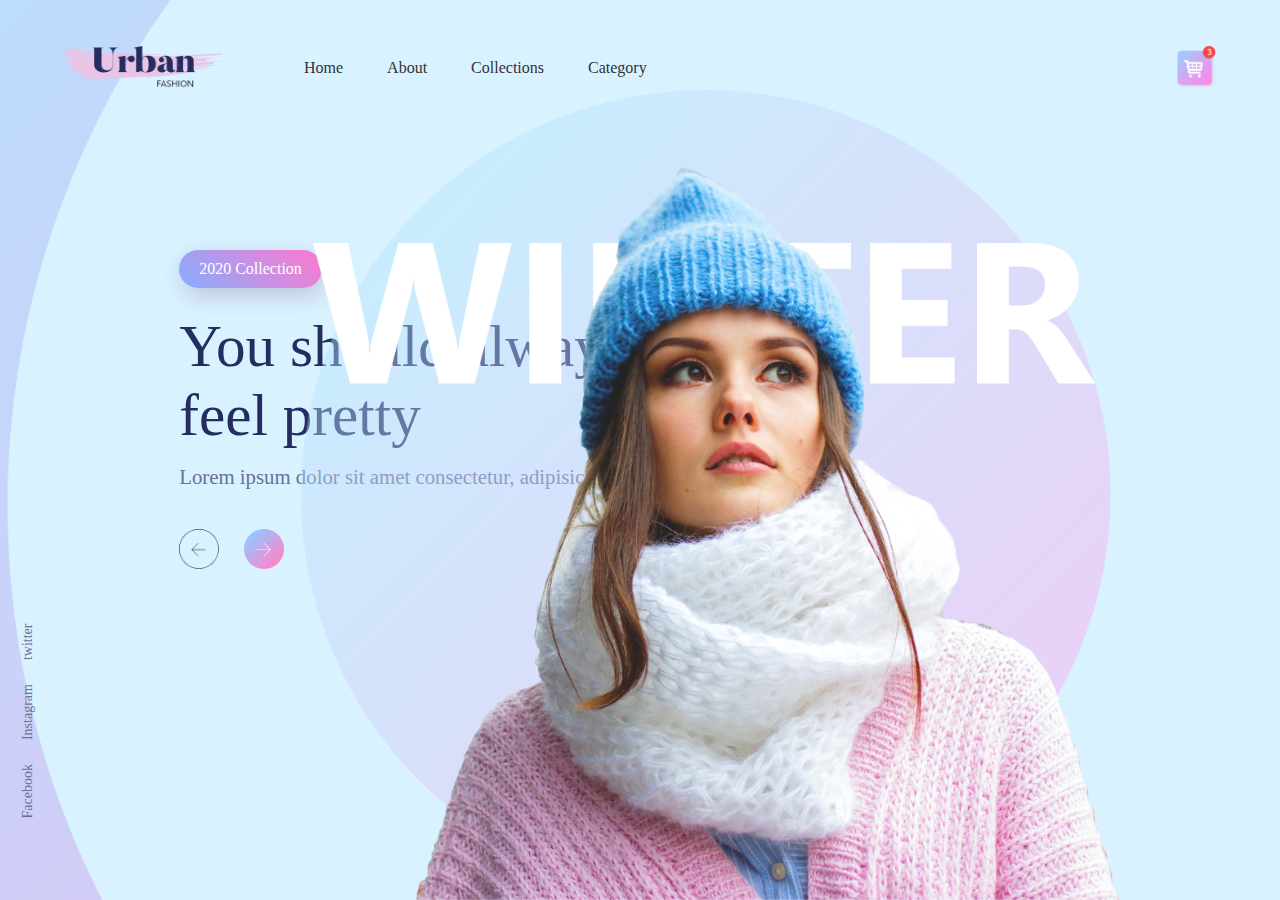
<file: clothes_landing_page/index.html>
<!DOCTYPE html>
<html lang="en">
	<head>
		<meta charset="UTF-8" />
		<meta http-equiv="X-UA-Compatible" content="IE=edge" />
		<meta name="viewport" content="width=device-width, initial-scale=1.0" />
		<title>Clothes Landing Page</title>
		<link rel="stylesheet" href="style.css" />
	</head>
	<body>
		<div class="container">
			<div class="navbar">
				<img src="assets/logo.png" alt="logo-image" class="logo" />
				<nav>
					<ul>
						<li><a href="#">Home</a></li>
						<li><a href="#">About</a></li>
						<li><a href="#">Collections</a></li>
						<li><a href="#">Category</a></li>
					</ul>
				</nav>
				<img src="assets/cart.png" alt="cart-image" class="cart" />
			</div>
			<div class="content">
				<a href="#" class="btn">2020 Collection</a>
				<h1>You should alway <br />feel pretty</h1>
				<p>
					Lorem ipsum dolor sit amet consectetur, adipisicing elit.
					Maxime, iusto?
				</p>
				<div class="arrow-icons">
					<img src="assets/back-arrow.png" alt="back-btn" />
					<img src="assets/next-arrow.png" alt="next-btn" />
				</div>

				<img
					src="assets/img.png"
					alt="feature-img"
					class="feature-img"
				/>
			</div>

			<div class="social-links">
				<a href="#">Facebook</a>
				<a href="#">Instagram</a>
				<a href="#">twitter</a>
			</div>
		</div>
	</body>
</html>
</file>
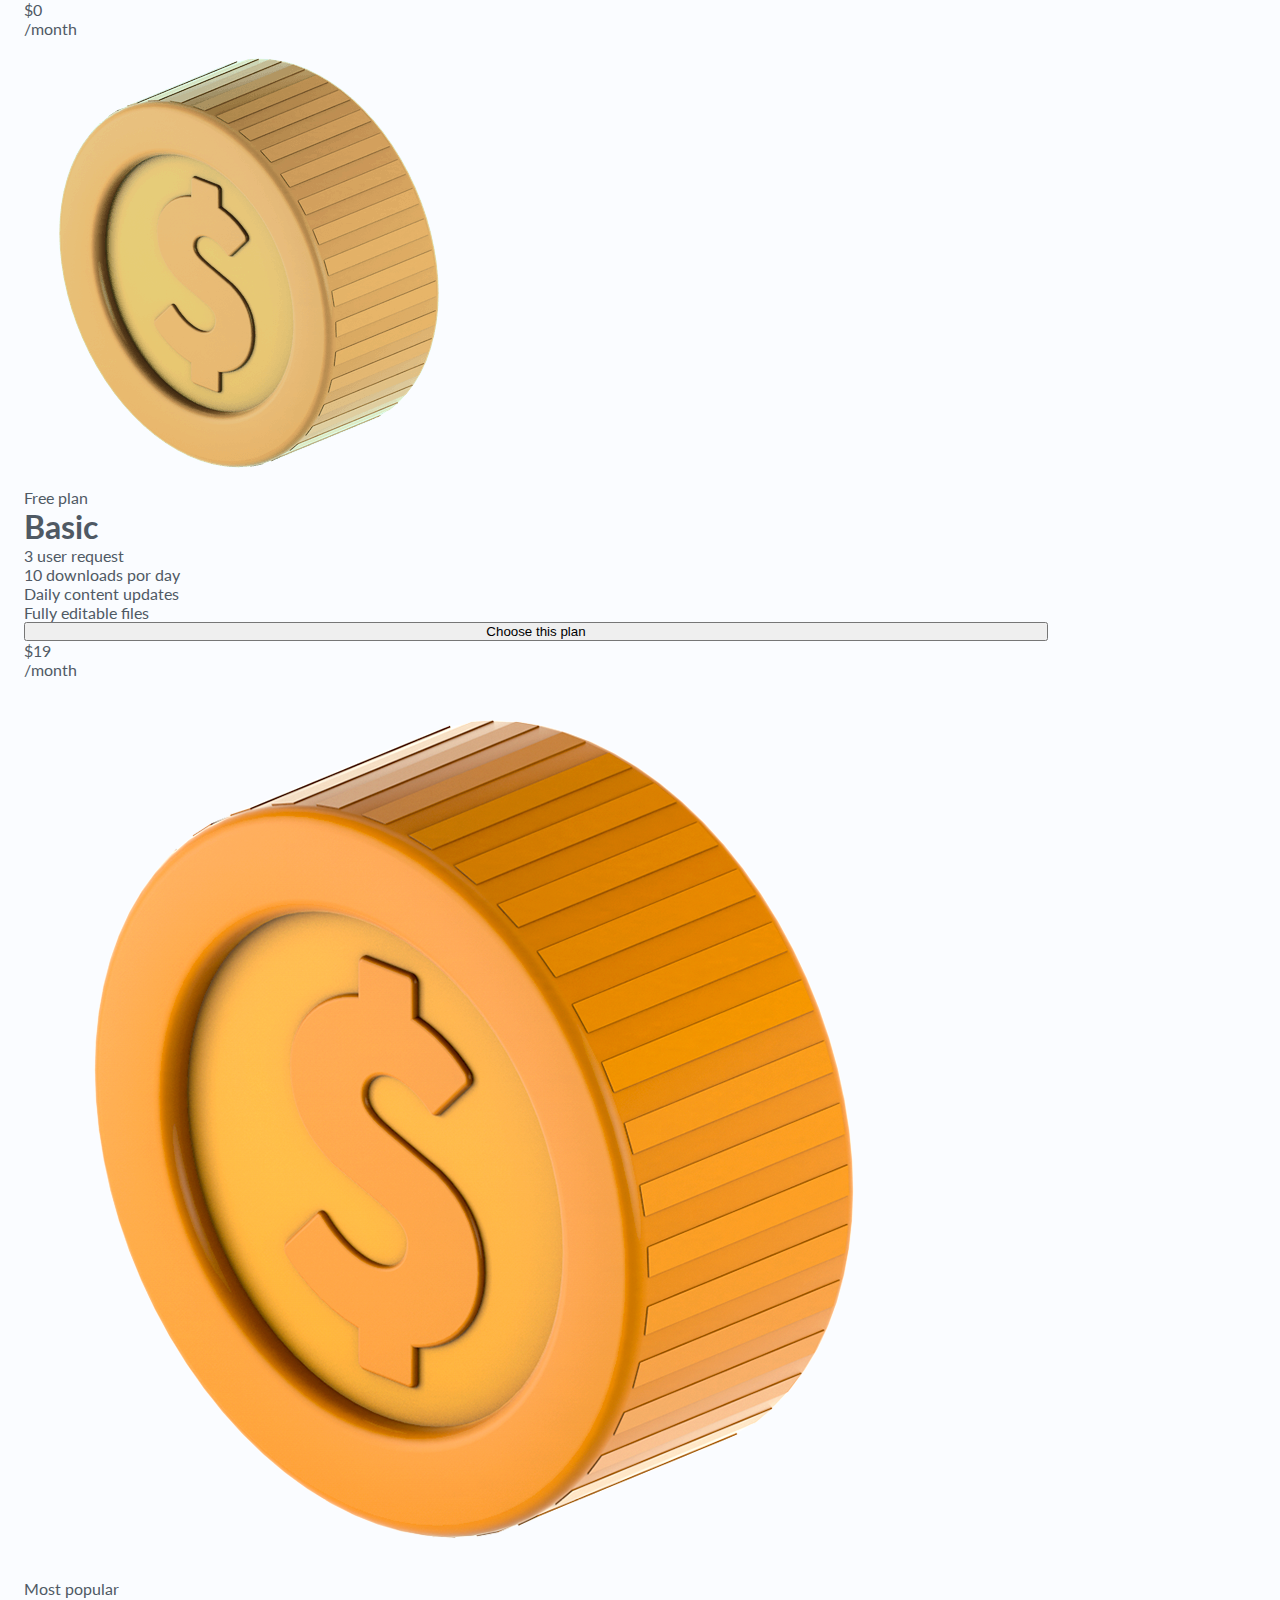
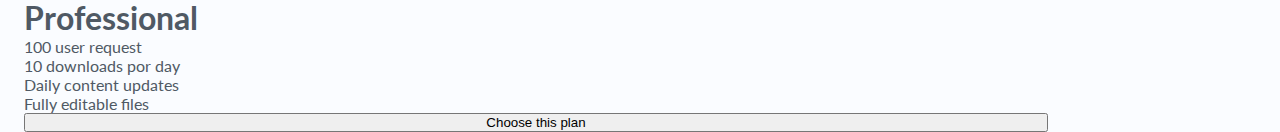
<file: pricing_card_table/index.html>
<!DOCTYPE html>
<html lang="en">
	<head>
		<meta charset="UTF-8" />
		<meta http-equiv="X-UA-Compatible" content="IE=edge" />
		<meta name="viewport" content="width=device-width, initial-scale=1.0" />
		<!-- UNICONS -->
		<link
			rel="stylesheet"
			href="https://unicons.iconscout.com/release/v4.0.0/css/line.css"
		/>
		<!-- CSS -->
		<link rel="stylesheet" href="./assets/css/style.css" />

		<title>Responsive Card Pricing</title>
	</head>
	<body>
		<section class="card container grid">
			<div class="card__container grid">
				<!-- CARD 1 -->
				<article class="card__content grid">
					<div class="card__pricing">
						<div class="card__pricing-number">
							<span class="card__pricing-symbol">$</span>0
						</div>
						<span class="card__pricing-month">/month</span>
					</div>
					<header class="card__header">
						<div class="card__header-circle grid">
							<img
								src="./assets/img/free-coin.png"
								alt=""
								class="card__header-img"
							/>
						</div>
						<span class="card__header-subtitle">Free plan</span>
						<h1 class="card__header-title">Basic</h1>
					</header>
					<ul class="card__list grid">
						<li class="card__list-item">
							<i class="uil uil-check card__list-icon"></i>
							<p class="card__list-description">3 user request</p>
						</li>
						<li class="card__list-item">
							<i class="uil uil-check card__list-icon"></i>
							<p class="card__list-description">
								10 downloads por day
							</p>
						</li>
						<li class="card__list-item">
							<i class="uil uil-check card__list-icon"></i>
							<p class="card__list-description">
								Daily content updates
							</p>
						</li>
						<li class="card__list-item">
							<i class="uil uil-check card__list-icon"></i>
							<p class="card__list-description">
								Fully editable files
							</p>
						</li>
					</ul>

					<button class="card__button">Choose this plan</button>
				</article>
				<!-- CARD 2 -->
				<article class="card__content grid">
					<div class="card__pricing">
						<div class="card__pricing-number">
							<span class="card__pricing-symbol">$</span>19
						</div>
						<span class="card__pricing-month">/month</span>
					</div>
					<header class="card__header">
						<div class="card__header-circle grid">
							<img
								src="./assets/img/pro-coin.png"
								alt=""
								class="card__header-img"
							/>
						</div>
						<span class="card__header-subtitle">Most popular</span>
						<h1 class="card__head er-title">Professional</h1>
					</header>
					<ul class="card__list grid">
						<li class="card__list-item">
							<i class="uil uil-check card__list-icon"></i>
							<p class="card__list-description">
								100 user request
							</p>
						</li>
						<li class="card__list-item">
							<i class="uil uil-check card__list-icon"></i>
							<p class="card__list-description">
								10 downloads por day
							</p>
						</li>
						<li class="card__list-item">
							<i class="uil uil-check card__list-icon"></i>
							<p class="card__list-description">
								Daily content updates
							</p>
						</li>
						<li class="card__list-item">
							<i class="uil uil-check card__list-icon"></i>
							<p class="card__list-description">
								Fully editable files
							</p>
						</li>
					</ul>

					<button class="card__button">Choose this plan</button>
				</article>
			</div>
		</section>
	</body>
</html>
</file>
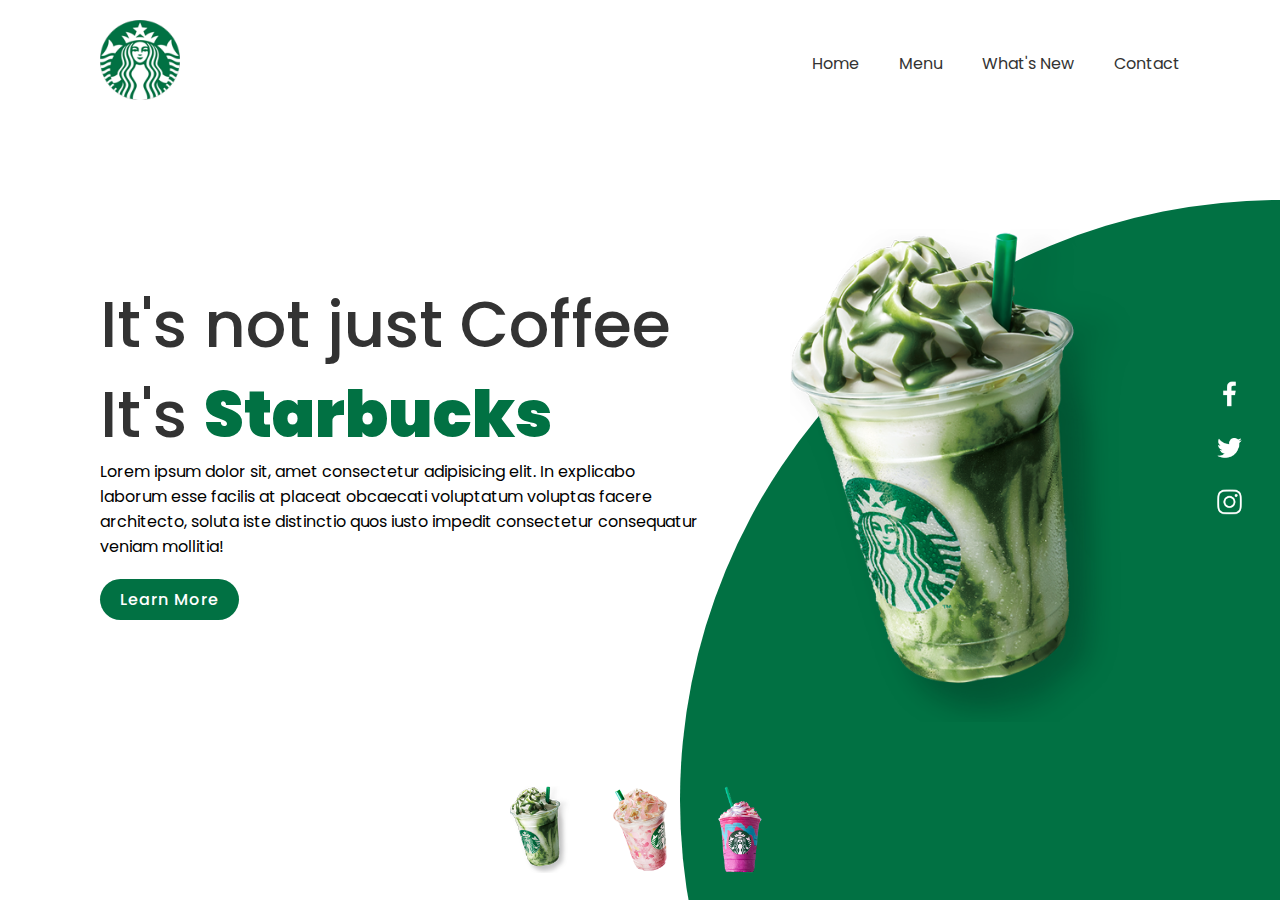
<file: starbucks_landing_page/index.html>
<!DOCTYPE html>
<html lang="en">
	<head>
		<meta charset="UTF-8" />
		<meta http-equiv="X-UA-Compatible" content="IE=edge" />
		<meta name="viewport" content="width=device-width, initial-scale=1.0" />
		<title>Starbucks Website Landing Page</title>
		<link rel="stylesheet" href="style.css" />
	</head>
	<body>
		<section>
			<div class="circle"></div>
			<header>
				<a href="#"
					><img class="logo" src="assets/logo.png" alt="logo-image"
				/></a>
				<ul>
					<li><a href="#">Home</a></li>
					<li><a href="#">Menu</a></li>
					<li><a href="#">What's New</a></li>
					<li><a href="#">Contact</a></li>
				</ul>
			</header>
			<div class="content">
				<div class="textBox">
					<h2>
						It's not just Coffee<br />It's
						<span class="title">Starbucks</span>
					</h2>
					<p>
						Lorem ipsum dolor sit, amet consectetur adipisicing
						elit. In explicabo laborum esse facilis at placeat
						obcaecati voluptatum voluptas facere architecto, soluta
						iste distinctio quos iusto impedit consectetur
						consequatur veniam mollitia!
					</p>
					<a href="#" class="button">Learn More</a>
				</div>
				<div class="imgBox">
					<img
						class="starbucks"
						src="assets/img1.png"
						alt="coffee-img1"
					/>
				</div>
			</div>
			<ul class="thumb">
				<li>
					<img
						src="assets/thumb1.png"
						alt="coffee1"
						onclick="imgSlider('img1.png'); changeCircleColor('#017143')"
					/>
				</li>
				<li>
					<img
						src="assets/thumb2.png"
						alt="coffee2"
						onclick="imgSlider('img2.png'); changeCircleColor('#eb7495')"
					/>
				</li>
				<li>
					<img
						src="assets/thumb3.png"
						alt="coffee3"
						onclick="imgSlider('img3.png'); changeCircleColor('#d752b1')"
					/>
				</li>
			</ul>
			<ul class="sci">
				<li>
					<a href="#"><img src="assets/facebook.png" alt="sci1" /></a>
				</li>
				<li>
					<a href="#"><img src="assets/twitter.png" alt="sci2" /></a>
				</li>
				<li>
					<a href="#"
						><img src="assets/instagram.png" alt="sci3"
					/></a>
				</li>
			</ul>
		</section>
		<script type="text/javascript">
			function imgSlider(anything) {
				const imgAddr = "assets/" + anything;
				document.querySelector(".starbucks").src = imgAddr;
				console.log(document.querySelector(".starbucks").src);
			}

			function changeCircleColor(color) {
				const circle = document.querySelector(".circle");
				const button = document.querySelector(".button");
				const title = document.querySelector(".title");
				circle.style.background = color;
				button.style.background = color;
				title.style.color = color;
			}
		</script>
	</body>
</html>
</file>
<file: clothes_landing_page/style.css>
* {
	margin: 0;
	padding: 0;
}

.container {
	width: 100%;
	height: 100vh;
	/* backgoundとbackground-imageとの違いは？ */
	background-image: url(assets/background.png);
	background-position: center;
	background-size: cover;
	padding-left: 5%;
	padding-right: 5%;
	box-sizing: border-box;
	position: relative;
}

.navbar {
	width: 100%;
	height: 15vh;
	/* autoとはどういう意味？ */
	margin: auto;
	display: flex;
	align-items: center;
}

.logo {
	width: 160px;
	cursor: pointer;
}
.cart {
	width: 40px;
	cursor: pointer;
}

nav {
	/* 横幅で全体的なwidthを持つようになる */
	flex: 1;
	padding-left: 60px;
}

nav ul li {
	display: inline-block;
	list-style: none;
	margin: 0px 20px;
}

nav ul li a {
	text-decoration: none;
	color: #333;
}

.content {
	margin-top: 10%;
	margin-left: 10%;
}

.content h1 {
	font-size: 3.7em;
	font-weight: 100;
	margin-top: 24px;
	margin-bottom: 15px;
	color: #232d60;
}

.content p {
	font-size: 1.3em;
	font-weight: 300;
	color: #6a7199;
}

.content .btn {
	display: inline-block;
	background: linear-gradient(45deg, #87adfe, #ff77cd);
	border-radius: 40px;
	padding: 10px 20px;
	text-decoration: none;
	color: #fff;
	box-shadow: 3px 8px 22px rgba(94, 28, 68, 0.2);
}

.arrow-icons {
	margin-top: 40px;
	display: flex;
}

.arrow-icons img {
	max-width: 40px;
	margin-right: 25px;
}

.feature-img {
	height: 90%;
	position: absolute;
	bottom: 0;
	right: 160px;
}

.social-links {
	transform: rotate(-90deg);
	position: absolute;
	left: -80px;
	bottom: 180px;
}

.social-links a {
	text-decoration: none;
	color: #6a7199;
	padding-right: 20px;
	font-size: 14px;
}
</file>
<file: pricing_card_table/assets/css/style.css>
/* GOOGLE FONTS */
@import url("https://fonts.googleapis.com/css2?family=Lato:wght@400;700&family=Rubik&display=swap");

/* VARIABLES CSS */
:root {
	/* Colors */
	--hue-color: 210;

	/* HSL color mode */
	/* まず基本的な色を決めるんだ */
	--first-color: hsl(var(--hue-color), 96%, 54%);
	--first-color-light: hsl(var(--hue-color), 96%, 69%);
	--first-color-alt: hsl(var(--hue-color), 96%, 37%);
	--first-color-lighter: hsl(var(--hue-color), 14%, 96%);
	/* そして、テキストの色を決める */
	--title-color: hsl(var(--hue-color), 12%, 15%);
	--text-color: hsl(var(--hue-color), 12%, 35%);
	--text-color-light: hsl(var(--hue-color), 12%, 65%);
	/* 全体的な画面を示す色を指定する */
	--white-color: #fff;
	--body-color: hsl(var(--hue-color), 100%, 99%);
	--container-color: #fff;

	/* Font and typography */
	--body-font: "Lato", sans-serif;
	--pricing-font: "Rubik", sans-serif;

	--biggest-font-size: 1.75rem;
	--h2-font-size: 1.25rem;
	--normal-font-size: 0.938rem;
	--small-font-size: 0.813rem;
	--smallert-font-size: 0.75rem;
	--tiny-font-size: 0.625rem;

	/* Margenes Bottom */
	--mb-0-25: 0.25rem;
	--mb-0-5: 0.5rem;
	--mb-1: 1rem;
	--mb-1-25: 1.25rem;
	--mb-1-5: 1.5rem;
	--mb-2: 2rem;
}

@media screen and (min-width: 968px) {
	:root {
		--biggest-font-size: 2.125rem;
		--h2-font-size: 1.5rem;
		--normal-font-size: 1rem;
		--small-font-size: 0.875rem;
		--smaller-font-size: 0.813rem;
		--tiny-font-size: 0.688rem;
	}
}

/* BASE */
* {
	box-sizing: border-box;
	padding: 0;
	margin: 0;
}

body {
	font-family: var(--body-font);
	font-size: var(--normal-font-size);
	background-color: var(--body-color);
	color: var(--text-color);
}

ul {
	list-style: none;
}

img {
	max-width: 100%;
	height: auto;
}

/* REUSABLE CSS CLASSES */
.container {
	max-width: 1024px;
	margin-left: var(--mb-1-5);
	margin-right: var(--mb-1-5);
}

.grid {
	display: grid;
}
</file>
<file: starbucks_landing_page/style.css>
@import url("https://fonts.googleapis.com/css?family=Poppins:200, 300, 400, 500, 600 ,700, 800, 900&display=sawp");
/* セレクタ名 { プロパティ名:プロパティ値 ; プロパティ名:プロパティ値 ; … } */
* {
	margin: 0;
	padding: 0;
	/* 
        box-sizing値をborder-boxプロパティに指定すれば
        枠を含めた大きさを設定することができるので
        elementの大きさを見計いやすい。
    */
	box-sizing: border-box;
	font-family: "Poppins", sans-serif;
}

section {
	/* 
        positionプロパティはElementの配置する方法を指定する。
        relative値はElementを一般的な文書の無狩りによって配置する。
        そして、自分自身を基準として、top, right, bottom, leftの値によって
        オーフセットを適用する。
    */
	position: relative;
	width: 100%;
	min-height: 100vh;
	padding: 100px;
	display: flex;
	justify-content: space-between;
	align-items: center;
	background: #fff;
}

header {
	position: absolute;
	top: 0;
	left: 0;
	width: 100%;
	padding: 20px 100px;
	display: flex;
	justify-content: space-between;
	align-items: center;
}

header .logo {
	position: relative;
	max-width: 80px;
}

header ul {
	position: relative;
	display: flex;
}

header ul li {
	list-style: none;
}

header ul li a {
	/* 
        displayプロパティは、要素の状態を指定することができる
        inline-blockにすれば、横幅と高さの指定ができるようになる。
        しかし、blockとの違いは勝手に改行されないという特徴がある。
    */
	display: inline-block;
	color: #333;
	font-weight: 400;
	margin-left: 40px;
	text-decoration: none;
}

.content {
	position: relative;
	width: 100%;
	display: flex;
	justify-content: space-around;
	align-items: center;
}

.content .textBox {
	position: relative;
	max-width: 600px;
}

.content .textBox h2 {
	/* 真っ黒が気にかかるならちょうどこれくらいのグレーもいいね */
	color: #333;
	/* 
        emとは？ 
        文字の大きさが1emになる。
        例え）基本的な文字の大きさ16px、1em＝16px
    */
	font-size: 4em;
	line-height: 1.4em;
	/* 文字が太いとちょっとダサいイメージがあるよね */
	font-weight: 500;
}

.content .textBox h2 span {
	color: #017143;
	font: size 1.2em;
	font-weight: 900;
}

.content .textBox a {
	display: inline-block;
	margin-top: 20px;
	padding: 8px 20px;
	background: #017143;
	color: #fff;
	/* ボタンのボーダレディウスは40pxくらいが良いね */
	border-radius: 40px;
	font-weight: 500;
	/* ボタンはちょっと文字の間の間隔に余裕があった方良いかも */
	letter-spacing: 1px;
	text-decoration: none;
}

.content .imgBox {
	width: 600px;
	display: flex;
	justify-content: flex-end;
	padding-right: 50px;
	margin-top: 50px;
}

.content .imgBox img {
	max-width: 340px;
}

.thumb {
	position: absolute;
	/* この二つは一緒に使われるよね。なんだか理由は知ってる */
	left: 50%;
	transform: translateX(-50%);
	bottom: 20px;
	display: flex;
}

.thumb li {
	list-style-type: none;
	/* なんでliプロパティには display:inline-blockを使うのだろう。 */
	display: inline-block;
	margin: 0 20px;
	cursor: pointer;
	transition: 0.5s;
}

.thumb li:hover {
	transform: translateY(-15px);
}

.thumb li img {
	max-width: 60px;
}

.sci {
	position: absolute;
	top: 50%;
	right: 30px;
	transform: translateY(-50%);
	display: flex;
	justify-content: center;
	align-items: center;
	flex-direction: column;
}

.sci li {
	list-style: none;
}

.sci li a {
	display: inline-block;
	margin: 5px 0;
	/* scaleとは？　→　大きさの変更 */
	transform: scale(0.6);
	/* 基本的に与えられた色を反転する */
	filter: invert(1);
}

.circle {
	position: absolute;
	top: 0;
	left: 0;
	width: 100%;
	height: 100%;
	background: #017143;
	/* このプロパティはclipingの範囲を指定する */
	clip-path: circle(600px at right 800px);
}
</file>
